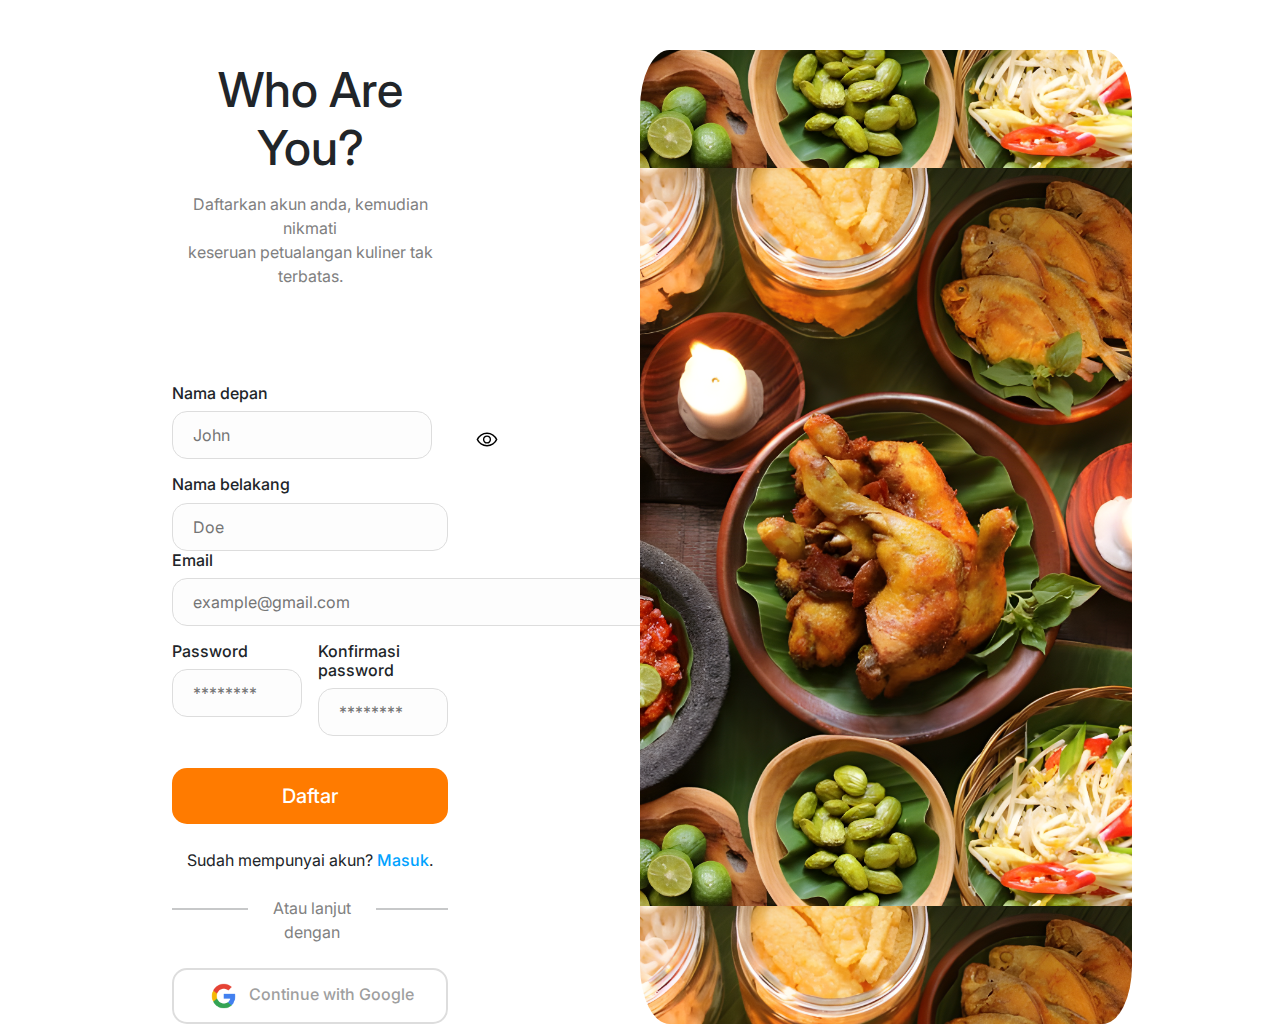
<file: signup.html>
<!DOCTYPE html>
<html lang="en">
<head>
    <meta charset="UTF-8">
    <meta name="viewport" content="width=device-width, initial-scale=1.0">
    <title>Daftar Untuk Keseruan Menjelajahi Makanan! | Olo Hawaiian</title>
    <link rel="stylesheet" href="frontend/libraries/bootstrap/css/bootstrap.css">
    <link rel="preconnect" href="https://fonts.googleapis.com">
    <link rel="preconnect" href="https://fonts.gstatic.com" crossorigin>
    <link href="https://fonts.googleapis.com/css2?family=Inter:wght@100;200;300;400;500;600;700;800;900&display=swap" rel="stylesheet">
    <link rel="stylesheet" href="frontend/styles/signup/main.css">
</head>
<body>
    <main>
        <div class="container-fluid">
            <div class="row row-cols-lg-2 row-cols-1 g-5">
                <div class="left-side">
                    <div class="title text-center">
                        <h1>Who Are You?</h1>
                        <p class="mt-3">
                            Daftarkan akun anda, kemudian nikmati
                            <br>
                            keseruan petualangan kuliner tak terbatas.
                        </p>
                    </div>
                    <div class="form-login mb-1">
                        <div class="first-name">
                            <h5 class="text-start">Nama depan</h5>
                            <input type="text" id="fst-name" placeholder="John">
                        </div>
                        <div class="last-name">
                            <h5 class="text-start">Nama belakang</h5>
                            <input type="text" id="lst-name" placeholder="Doe">
                        </div>
                        <div class="email">
                            <h5 class="text-start">Email</h5>
                            <input type="email" id="email" placeholder="example@gmail.com">
                        </div>
                        <div class="password">
                            <h5 class="text-start">Password</h5>
                            <div class="pass-warp">
                                <input type="password" id="password" placeholder="********">
                                <div id="toggle-pass" onclick="showHide();"></div>
                            </div>
                        </div>
                        <div class="confirm-password">
                            <h5 class="text-start">Konfirmasi password</h5>
                            <div class="pass-warp">
                                <input type="password" id="confirm-password" placeholder="********">
                                <div id="toggle-conf-pass" onclick="showHide();"></div>
                            </div>
                        </div>
                    </div>
                    <div class="buttons">
                        <a href="#" class="btn btn-login">Daftar</a>
                        <p>Sudah mempunyai akun? <a href="#" class="create-acc">Masuk</a>.</p>
                    </div>
                    <div class="divider-2 d-flex">
                        <hr class="divider-left border-2">
                        <span class="mt-1">Atau lanjut dengan</span>
                        <hr class="divider-right border-2">
                    </div>
                    <div class="another-login-choice text-center">
                        <a href="#" class="btn btn-google"><img src="frontend/images/google.png" alt="">Continue with Google</a>
                    </div>
                </div>
                <div class="right-side"></div>
            </div>
        </div>
    </main>

    <script src="frontend/libraries/jquery/jquery-3.7.0.min.js"></script>
    <script src="frontend/libraries/bootstrap/js/bootstrap.js"></script>
    <script src="frontend/scripts/signup/main.js"></script>
</body>
</html>
</file>
<file: frontend/styles/signup/main.css>
body {
  font-family: "Inter", sans-serif;
  margin-top: 50px;
}

.row {
  height: 910px;
  margin-inline: 136px;
}
.row .left-side {
  margin-top: 6%;
  padding-right: 192px;
}
.row .left-side .title {
  margin-bottom: 96px;
}
.row .left-side .title h1 {
  font-size: 48px;
  font-weight: 500;
}
.row .left-side .title p {
  font-size: 16px;
  color: #808080;
}
.row .left-side .divider-1 {
  text-align: center;
  margin-top: 16px;
  margin-bottom: 28px;
}
.row .left-side .divider-1 .divider-left {
  width: 50%;
  margin-inline-end: 12px;
}
.row .left-side .divider-1 span {
  font-size: 16px;
  color: #818181;
}
.row .left-side .divider-1 .divider-right {
  width: 50%;
  margin-inline-start: 12px;
}
.row .left-side .form-login {
  display: flex;
  flex-wrap: wrap;
}
.row .left-side .form-login .first-name {
  margin-inline-end: 16px;
  flex: 1 0 14rem;
  margin-bottom: 16px;
}
.row .left-side .form-login .first-name h5 {
  font-size: 16px;
  font-weight: 500;
}
.row .left-side .form-login .first-name input {
  width: 100%;
  height: 48px;
  background-color: #FDFDFD;
  font-size: 16px;
  border: none;
  outline: none;
  padding: 20px;
  border-radius: 15px;
  -webkit-border-radius: 15px;
  -moz-border-radius: 15px;
  -ms-border-radius: 15px;
  -o-border-radius: 15px;
  border: 1px solid #DDDDDD;
}
.row .left-side .form-login .first-name input:focus {
  border: 2px solid #DDDDDD;
}
.row .left-side .form-login .last-name {
  flex: 1 0 14rem;
}
.row .left-side .form-login .last-name h5 {
  font-size: 16px;
  font-weight: 500;
}
.row .left-side .form-login .last-name input {
  width: 100%;
  height: 48px;
  background-color: #FDFDFD;
  font-size: 16px;
  border: none;
  outline: none;
  padding: 20px;
  border-radius: 15px;
  -webkit-border-radius: 15px;
  -moz-border-radius: 15px;
  -ms-border-radius: 15px;
  -o-border-radius: 15px;
  border: 1px solid #DDDDDD;
}
.row .left-side .form-login .last-name input:focus {
  border: 2px solid #DDDDDD;
}
.row .left-side .form-login .email {
  flex: 1 0 32rem;
  margin-bottom: 16px;
}
.row .left-side .form-login .email h5 {
  font-size: 16px;
  font-weight: 500;
}
.row .left-side .form-login .email input {
  width: 100%;
  height: 48px;
  background-color: #FDFDFD;
  font-size: 16px;
  border: none;
  outline: none;
  padding: 20px;
  border-radius: 15px;
  -webkit-border-radius: 15px;
  -moz-border-radius: 15px;
  -ms-border-radius: 15px;
  -o-border-radius: 15px;
  border: 1px solid #DDDDDD;
}
.row .left-side .form-login .email input:focus {
  border: 2px solid #DDDDDD;
}
.row .left-side .form-login .password {
  flex: 1 0 8rem;
  margin-inline-end: 16px;
}
.row .left-side .form-login .password h5 {
  font-size: 16px;
  font-weight: 500;
}
.row .left-side .form-login .password .pass-wrap {
  position: relative;
}
.row .left-side .form-login .password #toggle-pass {
  position: absolute;
  top: 47.5%;
  right: 61%;
  cursor: pointer;
  width: 1.5rem;
  height: 1.5rem;
  background: url(/frontend/images/show-pw.svg);
  background-size: cover;
}
.row .left-side .form-login .password #toggle-pass.hide {
  background: url(/frontend/images/hide-pw.svg);
  background-size: cover;
}
.row .left-side .form-login .password input {
  width: 100%;
  height: 48px;
  background-color: #FDFDFD;
  font-size: 16px;
  border: none;
  outline: none;
  padding: 20px;
  border-radius: 15px;
  -webkit-border-radius: 15px;
  -moz-border-radius: 15px;
  -ms-border-radius: 15px;
  -o-border-radius: 15px;
  border: 1px solid #DDDDDD;
}
.row .left-side .form-login .password input:focus {
  border: 2px solid #DDDDDD;
}
.row .left-side .form-login .confirm-password {
  flex: 1 0 8rem;
}
.row .left-side .form-login .confirm-password h5 {
  font-size: 16px;
  font-weight: 500;
}
.row .left-side .form-login .confirm-password .pass-wrap {
  position: relative;
}
.row .left-side .form-login .confirm-password #toggle-conf-pass {
  position: absolute;
  top: 47.5%;
  right: 61%;
  cursor: pointer;
  width: 1.5rem;
  height: 1.5rem;
}
.row .left-side .form-login .confirm-password input {
  width: 100%;
  height: 48px;
  background-color: #FDFDFD;
  font-size: 16px;
  border: none;
  outline: none;
  padding: 20px;
  border-radius: 15px;
  -webkit-border-radius: 15px;
  -moz-border-radius: 15px;
  -ms-border-radius: 15px;
  -o-border-radius: 15px;
  border: 1px solid #DDDDDD;
}
.row .left-side .form-login .confirm-password input:focus {
  border: 2px solid #DDDDDD;
}
.row .left-side .btn-login {
  width: 100%;
  height: 56px;
  padding-top: 12px;
  margin-top: 28px;
  background-color: #ff7b00;
  color: #fff;
  font-size: 20px;
  font-weight: 500;
  border-radius: 15px;
  -webkit-border-radius: px;
  -moz-border-radius: 15px;
  -ms-border-radius: 15px;
  -o-border-radius: 15px;
}
.row .left-side .btn-login:hover {
  background-color: #ffa450;
}
.row .left-side p {
  text-align: center;
  margin-top: 24px;
}
.row .left-side p .create-acc {
  text-decoration: none;
  width: 100%;
  margin-top: 24px;
  color: #00a2ff;
  font-size: 16px;
  font-weight: 500;
}
.row .left-side p .create-acc:hover {
  color: #68c8ff;
}
.row .left-side .divider-2 {
  text-align: center;
  margin-top: 20px;
  margin-bottom: 24px;
}
.row .left-side .divider-2 .divider-left {
  width: 37%;
  margin-inline-end: 12px;
}
.row .left-side .divider-2 span {
  font-size: 16px;
  color: #818181;
}
.row .left-side .divider-2 .divider-right {
  width: 35%;
  margin-inline-start: 12px;
}
.row .left-side .btn-google {
  border: none;
  outline: none;
  border: 2px solid #DDDDDD;
  color: #9F9F9F;
  font-weight: 500;
  width: 100%;
  height: 56px;
  border-radius: 15px;
  -webkit-border-radius: 15px;
  -moz-border-radius: 15px;
  -ms-border-radius: 15px;
  -o-border-radius: 15px;
}
.row .left-side .btn-google img {
  margin-right: 8px;
  max-width: 36px;
}
.row .left-side .btn-google:hover {
  background-color: #DDDDDD;
  color: #ffffff;
}
.row .right-side {
  background: url(/frontend/images/banner.png);
  background-size: 200%;
  background-position: 55%;
  border-radius: 6%;
  -webkit-border-radius: 6%;
  -moz-border-radius: 6%;
  -ms-border-radius: 6%;
  -o-border-radius: 6%;
}/*# sourceMappingURL=main.css.map */
</file>
